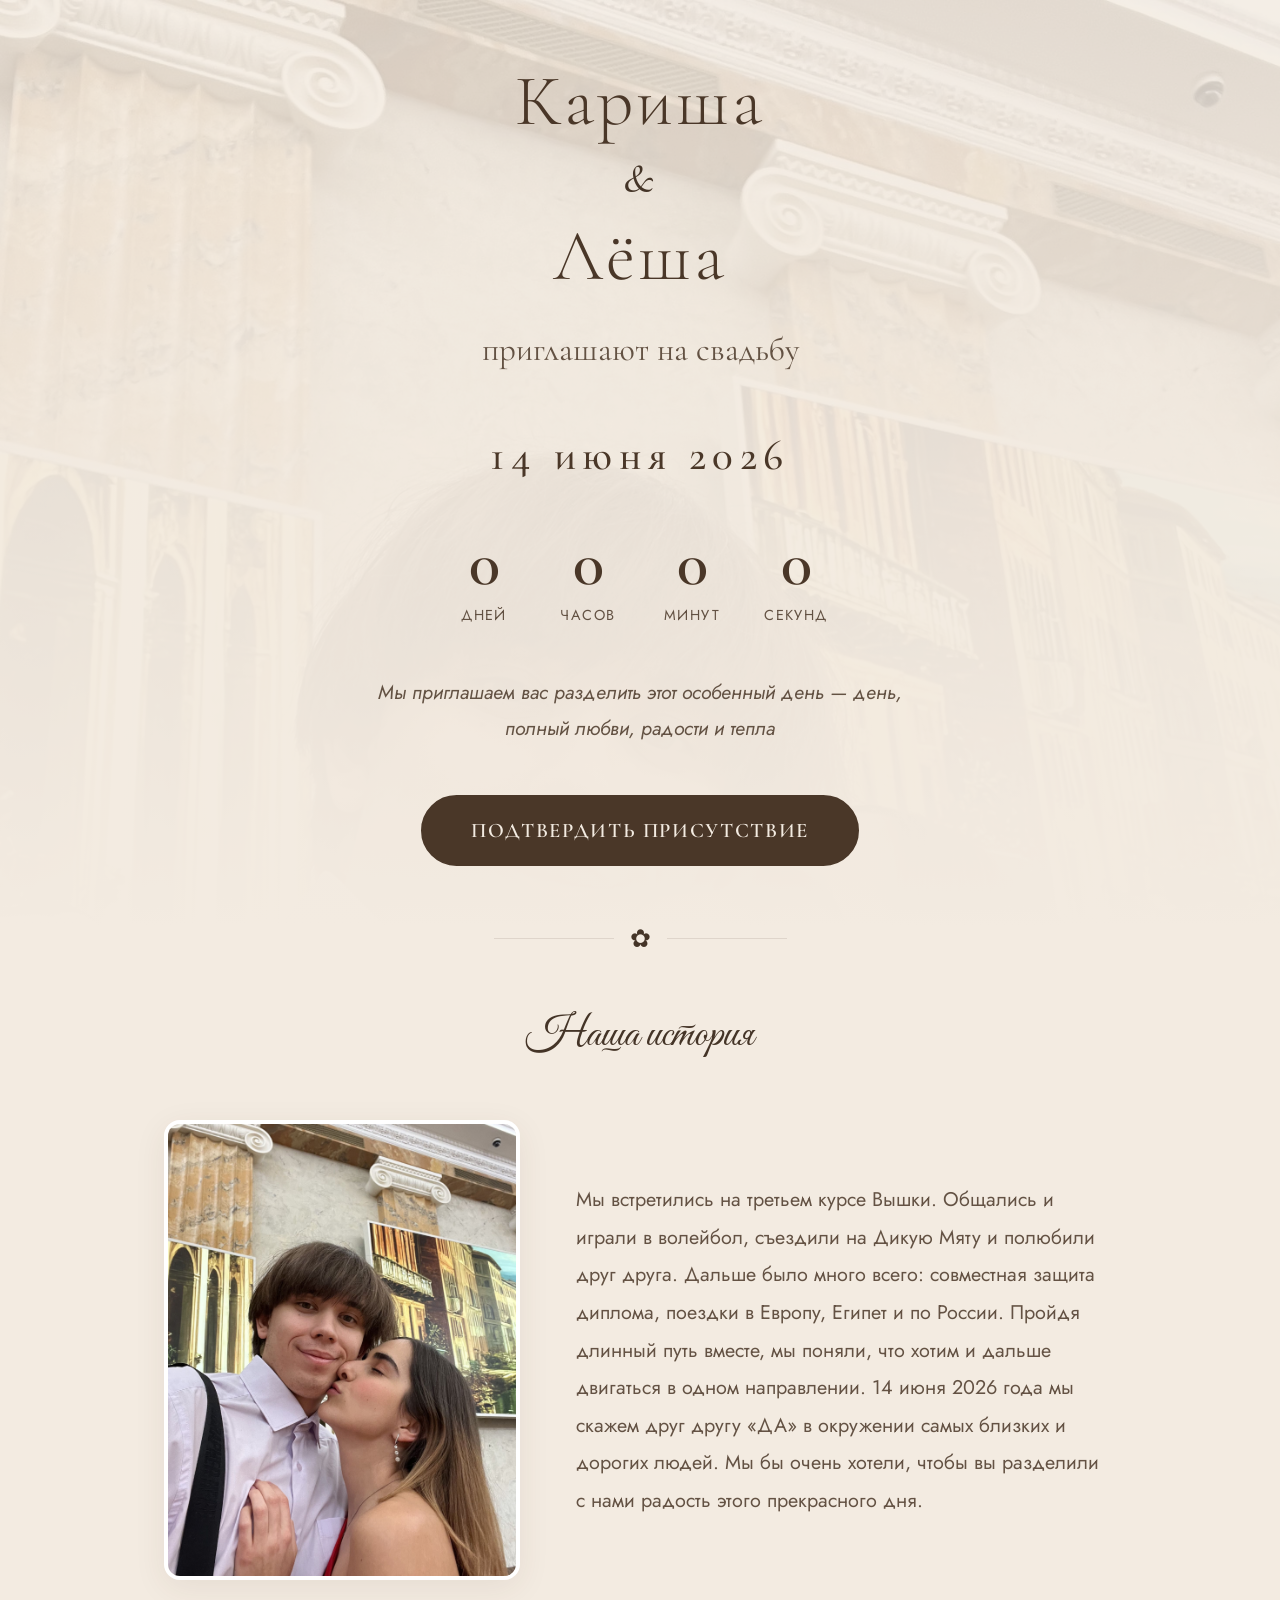
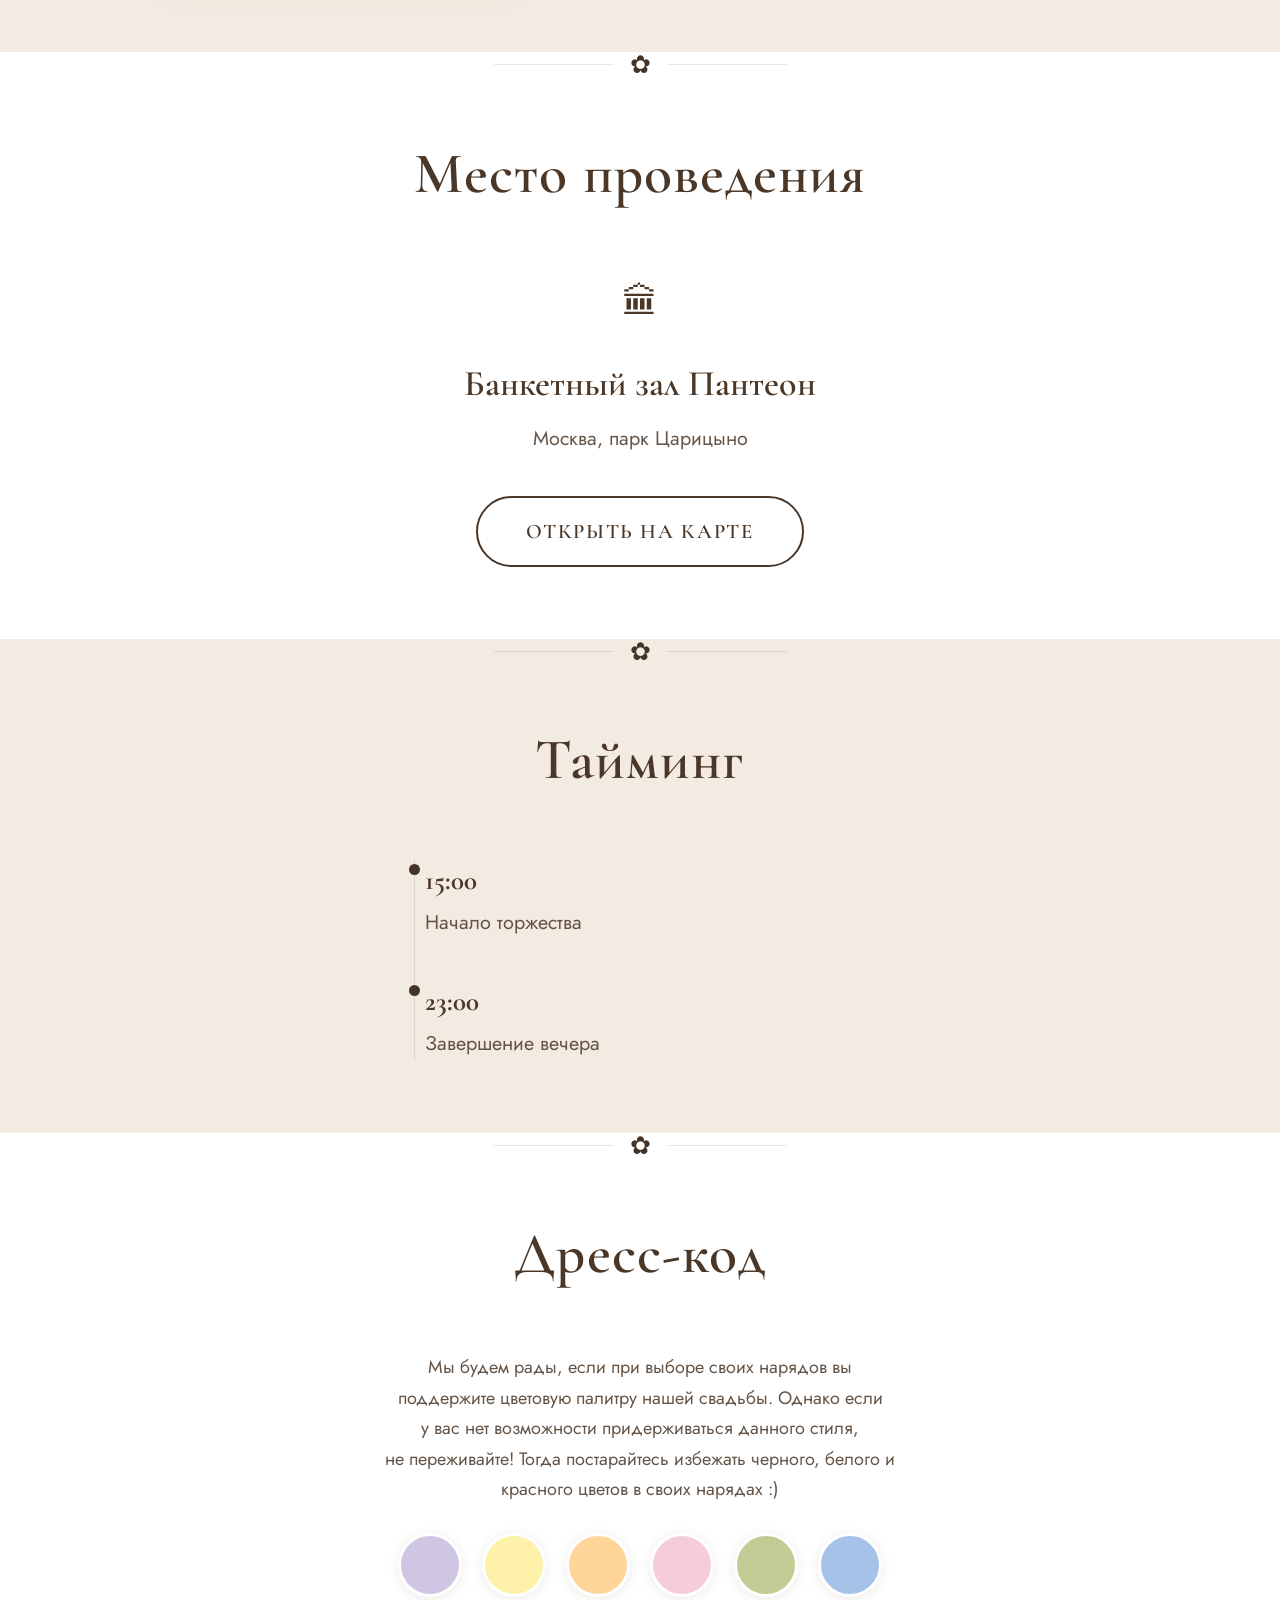
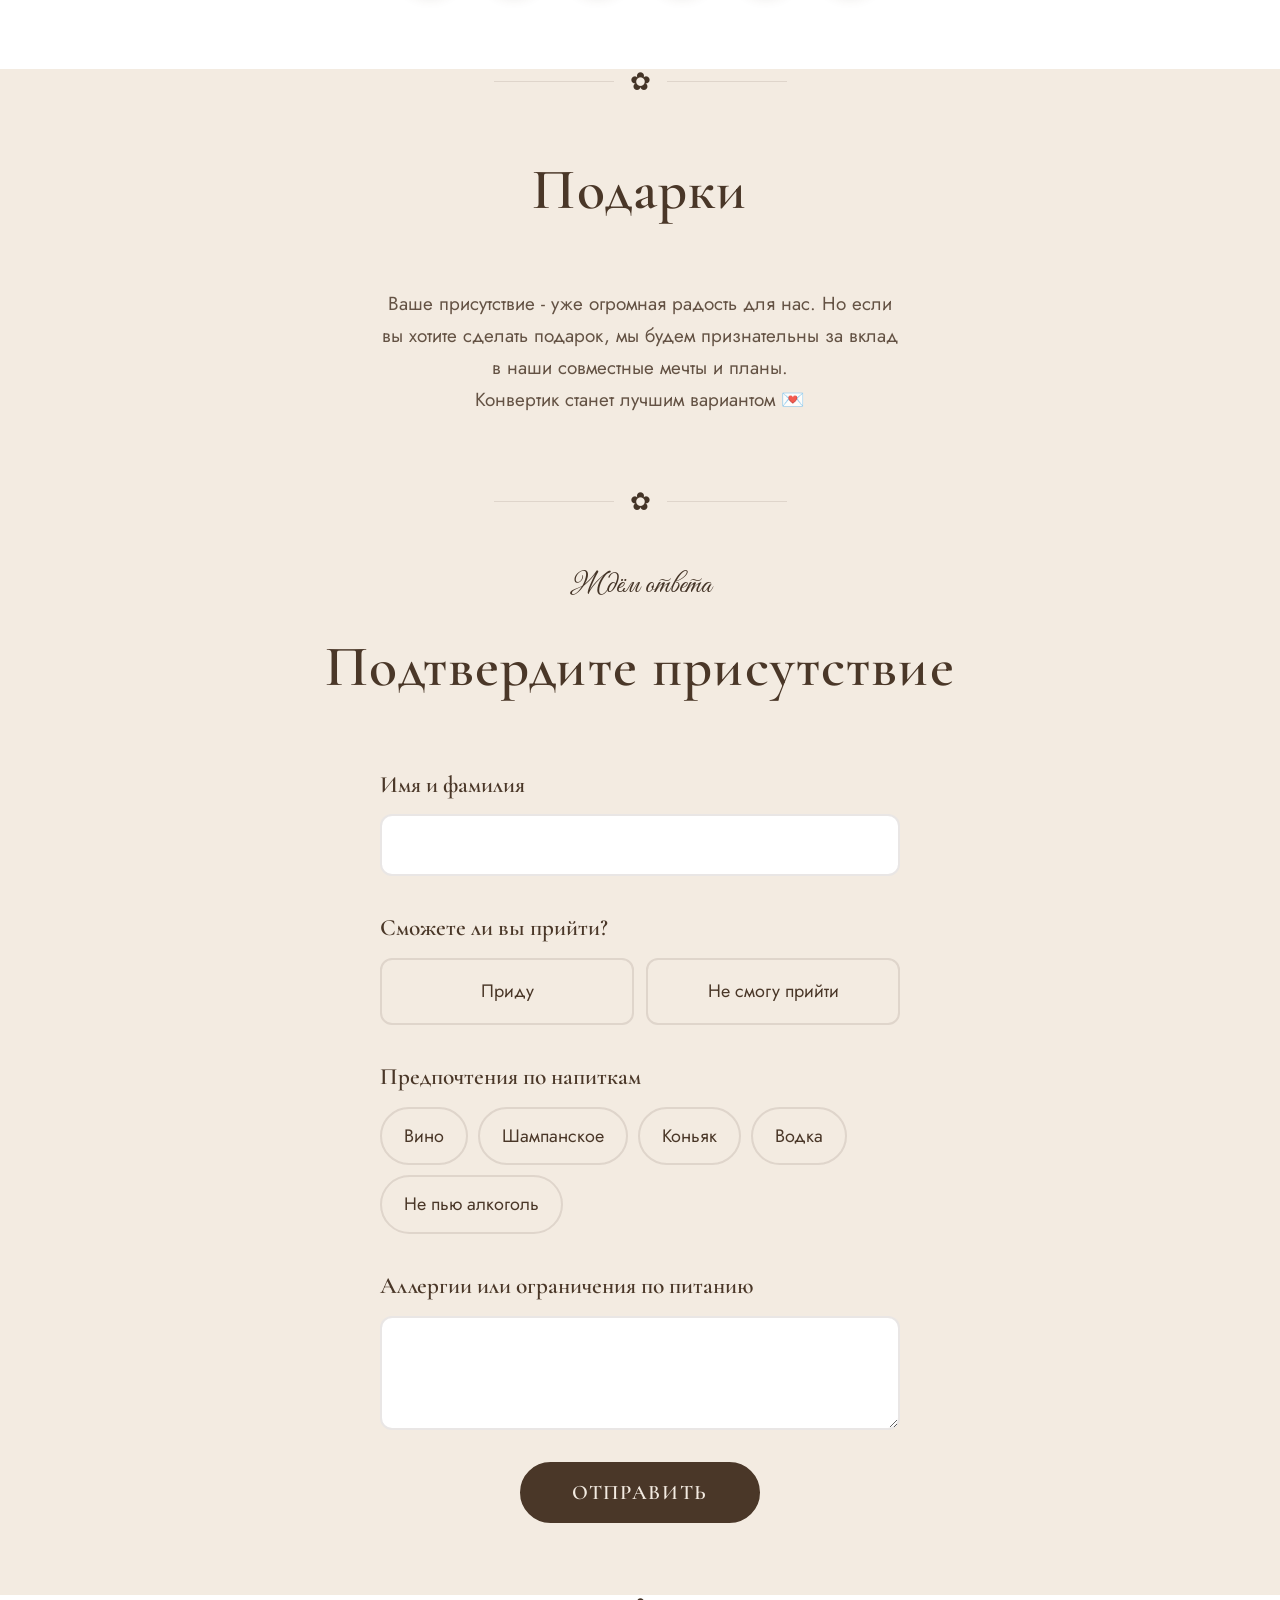
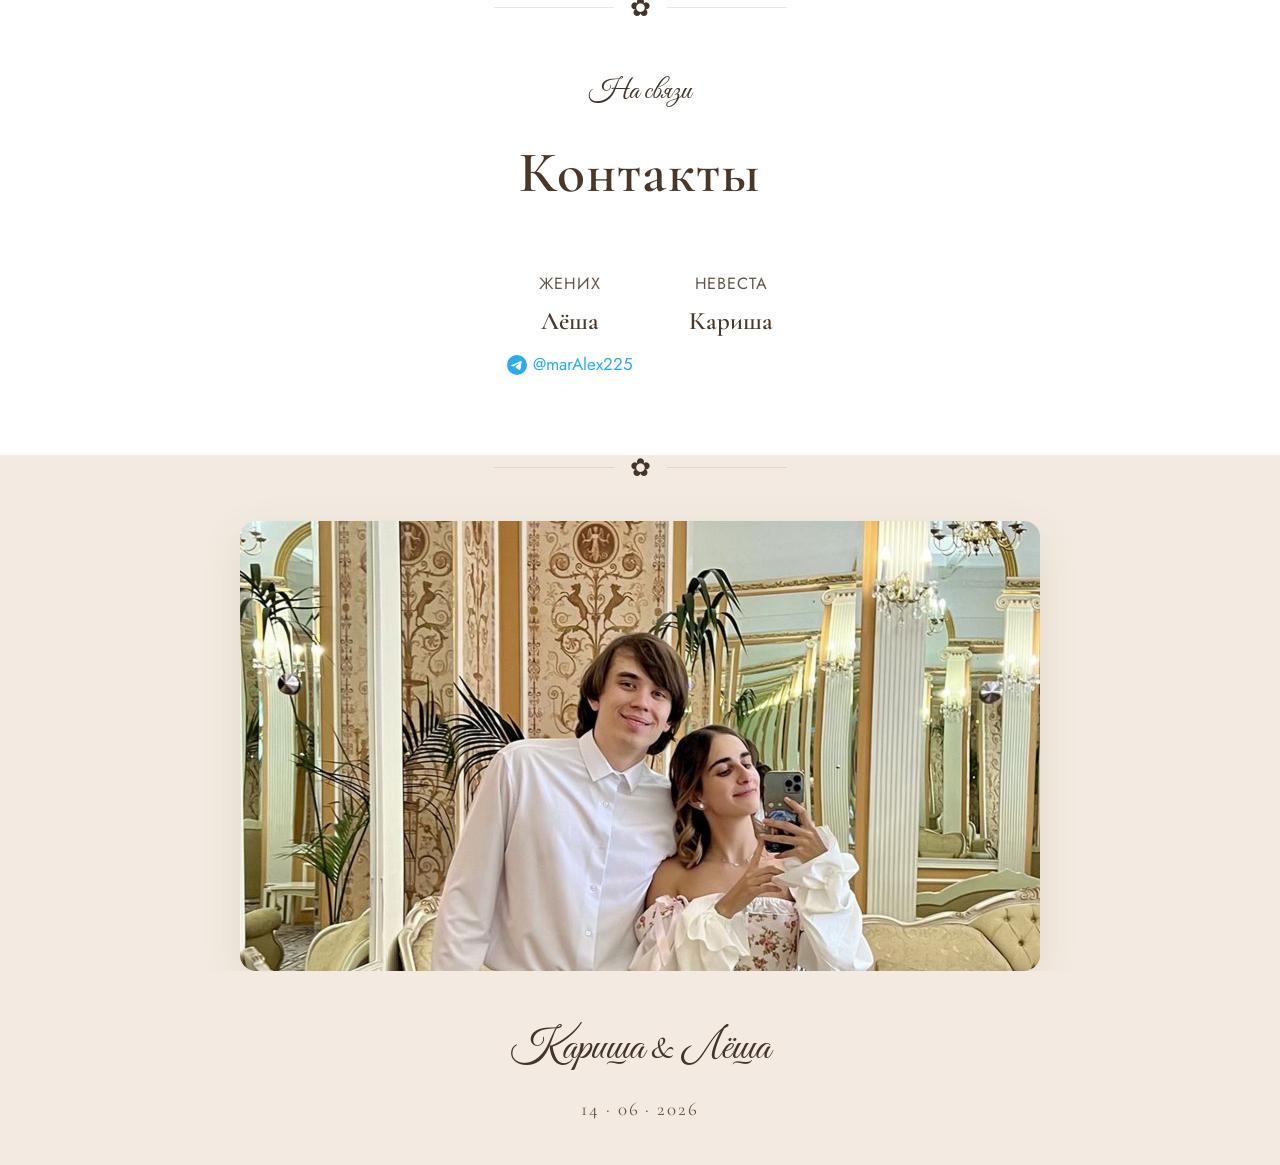
<file: index.html>
<!DOCTYPE html>
<html lang="ru">
<head>
  <meta charset="UTF-8">
  <meta name="viewport" content="width=device-width, initial-scale=1.0">
  <title>Кариша и Лёша — Свадьба 14 июня 2026</title>
  <link rel="icon" href="data:image/svg+xml,<svg xmlns='http://www.w3.org/2000/svg' viewBox='0 0 100 100'><text y='.9em' font-size='90'>💕</text></svg>">
  <meta name="description" content="Приглашение на свадьбу Кариши и Лёши. 14 июня 2026, Москва, парк Царицыно, банкетный зал Пантеон.">

  <!-- Open Graph — превью в WhatsApp, Telegram, VK -->
  <meta property="og:title" content="Кариша & Лёша — Свадьба">
  <meta property="og:description" content="Приглашаем вас на нашу свадьбу! 14 июня 2026, Москва, парк Царицыно, банкетный зал Пантеон.">
  <meta property="og:image" content="assets/photos/og-image.jpg">
  <meta property="og:image:width" content="1200">
  <meta property="og:image:height" content="630">
  <meta property="og:type" content="website">
  <meta property="og:locale" content="ru_RU">

  <!-- Twitter Card -->
  <meta name="twitter:card" content="summary_large_image">
  <meta name="twitter:title" content="Кариша & Лёша — Свадьба">
  <meta name="twitter:description" content="Приглашаем вас на нашу свадьбу! 14 июня 2026, Москва.">
  <meta name="twitter:image" content="assets/photos/og-image.jpg">

  <!-- Тема браузера (мобильные) -->
  <meta name="theme-color" content="#F3EBE1">
  <meta name="apple-mobile-web-app-status-bar-style" content="default">

  <!-- Google Fonts -->
  <link rel="preconnect" href="https://fonts.googleapis.com">
  <link rel="preconnect" href="https://fonts.gstatic.com" crossorigin>
  <link href="https://fonts.googleapis.com/css2?family=Cormorant+Garamond:ital,wght@0,300;0,400;0,500;0,600;0,700;1,300;1,400&family=Great+Vibes&family=Jost:wght@300;400;500&family=Tangerine:wght@400;700&display=swap" rel="stylesheet">

  <!-- Стили -->
  <link rel="stylesheet" href="css/style.css">
</head>
<body>

  <!-- Контейнер для падающих лепестков -->
  <div class="petals" id="petals" aria-hidden="true"></div>

  <!-- ==================== HERO ==================== -->
  <section class="hero" id="hero">
    <!-- <p class="hero__guest-label" id="guest-label">Дорогой гость</p> -->
    <p class="hero__guest-name" id="guest-name" style="display:none;"></p>

    <h1 class="hero__names">
      Кариша
      <span class="hero__ampersand">&amp;</span>
      Лёша
    </h1>

    <p class="hero__subtitle">приглашают на свадьбу</p>

    <p class="hero__date">14 июня 2026</p>

    <!-- Обратный отсчёт -->
    <div class="countdown">
      <div class="countdown__item">
        <span class="countdown__number" id="countdown-days">--</span>
        <span class="countdown__label" id="countdown-days-label">дней</span>
      </div>
      <div class="countdown__item">
        <span class="countdown__number" id="countdown-hours">--</span>
        <span class="countdown__label" id="countdown-hours-label">часов</span>
      </div>
      <div class="countdown__item">
        <span class="countdown__number" id="countdown-mins">--</span>
        <span class="countdown__label" id="countdown-mins-label">минут</span>
      </div>
      <div class="countdown__item">
        <span class="countdown__number" id="countdown-secs">--</span>
        <span class="countdown__label" id="countdown-secs-label">секунд</span>
      </div>
    </div>

    <!-- Персональный текст -->
    <p class="hero__personal-text" id="personal-text"></p>

    <a href="#rsvp" class="btn btn--primary">Подтвердить присутствие</a>
  </section>

  <!-- Разделитель -->
  <div class="divider">
    <span class="divider__ornament">✿</span>
  </div>

  <!-- ==================== О НАС ==================== -->
  <section class="section about reveal" id="about">
    <div class="container">
      <p class="section__label">Наша история</p>
      <h2 class="section__title"></h2>

      <div class="about__content">
        <img
          src="assets/photos/hero.jpg"
          alt="Кариша и Лёша"
          class="about__photo"
          loading="lazy"
          width="1600"
          height="2133"
        >
        <div class="about__text">
          <p>
            Мы встретились на третьем курсе Вышки. Общались и играли в волейбол, съездили на Дикую Мяту и полюбили друг друга. Дальше было много всего: совместная защита диплома, поездки в Европу, Египет и по России. Пройдя длинный путь вместе, мы поняли, что хотим и дальше двигаться в одном направлении.
            14&nbsp;июня 2026&nbsp;года мы скажем друг другу «ДА» в&nbsp;окружении
            самых близких и дорогих людей. Мы бы очень хотели, чтобы вы разделили
            с&nbsp;нами радость этого прекрасного дня.
          </p>
        </div>
      </div>
    </div>
  </section>

  <!-- Разделитель -->
  <div class="divider divider--white">
    <span class="divider__ornament">✿</span>
  </div>

  <!-- ==================== МЕСТО ПРОВЕДЕНИЯ ==================== -->
  <section class="section venue reveal" id="venue">
    <div class="container">
      <!-- <p class="section__label">Где нас найти</p> -->
      <h2 class="section__title">Место проведения</h2>

      <div class="venue__card">
        <div class="venue__icon">🏛</div>
        <h3 class="venue__name">Банкетный зал Пантеон</h3>
        <p class="venue__address">
          Москва, парк Царицыно
        </p>
        <a
          href="https://yandex.com/maps/-/CPvoAIkE"
          target="_blank"
          rel="noopener noreferrer"
          class="btn venue__map-btn"
        >
          Открыть на карте
        </a>
      </div>
    </div>
  </section>

  <!-- Разделитель -->
  <div class="divider">
    <span class="divider__ornament">✿</span>
  </div>

  <!-- ==================== ПРОГРАММА ДНЯ ==================== -->
  <section class="section timeline reveal" id="timeline">
    <div class="container">
      <!-- <p class="section__label">Как пройдёт день</p> -->
      <h2 class="section__title">Тайминг</h2>

      <ul class="timeline__list">
        <li class="timeline__item">
          <span class="timeline__dot"></span>
          <div class="timeline__body">
            <p class="timeline__time">15:00</p>
            <p class="timeline__event">Начало торжества</p>
          </div>
        </li>
        <li class="timeline__item">
          <span class="timeline__dot"></span>
          <div class="timeline__body">
            <p class="timeline__time">23:00</p>
            <p class="timeline__event">Завершение вечера</p>
          </div>
        </li>
      </ul>
    </div>
  </section>

  <!-- Разделитель -->
  <div class="divider divider--white">
    <span class="divider__ornament">✿</span>
  </div>

  <!-- ==================== ДРЕСС-КОД ==================== -->
  <section class="section dresscode reveal" id="dresscode">
    <div class="container">
      <!-- <p class="section__label">Пожелание</p> -->
      <h2 class="section__title">Дресс-код</h2>

      <p class="dresscode__text">
        Мы будем рады, если при выборе своих нарядов вы поддержите цветовую палитру нашей свадьбы.
        Однако если у&nbsp;вас нет возможности придерживаться данного стиля, не&nbsp;переживайте! Тогда постарайтесь избежать черного, белого и красного цветов в своих нарядах :)
      </p>

      <div class="dresscode__palette">
        <div class="dresscode__color" style="background-color: #CFC6E3;" title="Лавандовый"></div>
        <div class="dresscode__color" style="background-color: #FEF2AA;" title="Жёлтый"></div>
        <div class="dresscode__color" style="background-color: #FFD599;" title="Персиковый"></div>
        <div class="dresscode__color" style="background-color: #F5CDD8;" title="Розовый"></div>
        <div class="dresscode__color" style="background-color: #C2CB94;" title="Оливковый"></div>
        <div class="dresscode__color" style="background-color: #A6C2E9;" title="Голубой"></div>
      </div>
    </div>
  </section>

  <!-- Разделитель -->
  <div class="divider">
    <span class="divider__ornament">✿</span>
  </div>

  <!-- ==================== ПОДАРКИ ==================== -->
  <section class="section gifts reveal" id="gifts">
    <div class="container">
      <h2 class="section__title">Подарки</h2>

      <p class="gifts__text">
        Ваше присутствие - уже огромная радость для нас.
        Но если вы хотите сделать подарок, мы будем признательны
        за&nbsp;вклад в&nbsp;наши совместные мечты и&nbsp;планы.
        <br>Конвертик станет лучшим вариантом&nbsp;💌
      </p>
    </div>
  </section>

  <!-- Разделитель -->
  <div class="divider">
    <span class="divider__ornament">✿</span>
  </div>

  <!-- ==================== RSVP ==================== -->
  <section class="section rsvp reveal" id="rsvp">
    <div class="container">
      <p class="section__label">Ждём ответа</p>
      <h2 class="section__title">Подтвердите присутствие</h2>

      <form
        id="rsvp-form"
        class="rsvp__form"
        action="https://formspree.io/f/mpqkpybl"
        method="POST"
      >
        <!-- Скрытое поле — имя гостя из URL -->
        <input type="hidden" name="guest" id="rsvp-guest-name" value="">

        <!-- Имя Фамилия -->
        <div class="form-group">
          <label class="form-group__label" for="rsvp-name">Имя и фамилия</label>
          <input
            type="text"
            id="rsvp-name"
            name="name"
            class="form-input"
            required
          >
        </div>

        <!-- Приду / Не приду -->
        <div class="form-group">
          <label class="form-group__label">Сможете ли вы прийти?</label>
          <div class="radio-group">
            <div class="radio-option">
              <input type="radio" name="attendance" id="attend-yes" value="Приду" required>
              <label for="attend-yes" class="radio-option__label">Приду</label>
            </div>
            <div class="radio-option">
              <input type="radio" name="attendance" id="attend-no" value="Не смогу прийти">
              <label for="attend-no" class="radio-option__label">Не смогу прийти</label>
            </div>
          </div>
        </div>

        <!-- Алкоголь -->
        <div class="form-group">
          <label class="form-group__label">Предпочтения по напиткам</label>
          <div class="checkbox-group">
            <div class="checkbox-option">
              <input type="checkbox" name="drinks" id="drink-wine" value="Вино">
              <label for="drink-wine" class="checkbox-option__label">Вино</label>
            </div>
            <div class="checkbox-option">
              <input type="checkbox" name="drinks" id="drink-champagne" value="Шампанское">
              <label for="drink-champagne" class="checkbox-option__label">Шампанское</label>
            </div>
            <div class="checkbox-option">
              <input type="checkbox" name="drinks" id="drink-cognac" value="Коньяк">
              <label for="drink-cognac" class="checkbox-option__label">Коньяк</label>
            </div>
            <div class="checkbox-option">
              <input type="checkbox" name="drinks" id="drink-vodka" value="Водка">
              <label for="drink-vodka" class="checkbox-option__label">Водка</label>
            </div>
            <div class="checkbox-option">
              <input type="checkbox" name="drinks" id="drink-none" value="Не пью">
              <label for="drink-none" class="checkbox-option__label">Не пью алкоголь</label>
            </div>
          </div>
        </div>

        <!-- Аллергии -->
        <div class="form-group">
          <label class="form-group__label" for="allergies">Аллергии или ограничения по питанию</label>
          <textarea
            id="allergies"
            name="allergies"
            class="form-textarea"
            rows="3"
          ></textarea>
        </div>

        <!-- Кнопка отправки -->
        <button type="submit" class="btn btn--primary rsvp__submit">Отправить</button>
      </form>

      <!-- Сообщение об успехе -->
      <div id="rsvp-success" class="rsvp__success">
        <div class="rsvp__success-icon">💌</div>
        <h3 class="rsvp__success-title">Спасибо!</h3>
        <p class="rsvp__success-text">Мы получили ваш ответ. До встречи на свадьбе!</p>
      </div>
    </div>
  </section>

  <!-- Разделитель -->
  <div class="divider divider--white">
    <span class="divider__ornament">✿</span>
  </div>

  <!-- ==================== КОНТАКТЫ ==================== -->
  <section class="section contacts reveal" id="contacts">
    <div class="container">
      <p class="section__label">На связи</p>
      <h2 class="section__title">Контакты</h2>

      <div class="contacts__list">
        <div class="contacts__item">
          <p class="contacts__role">Жених</p>
          <p class="contacts__name">Лёша</p>
          <a href="https://t.me/marAlex225" target="_blank" rel="noopener noreferrer" class="contacts__telegram">
            <svg width="20" height="20" viewBox="0 0 24 24" fill="currentColor"><path d="M11.944 0A12 12 0 0 0 0 12a12 12 0 0 0 12 12 12 12 0 0 0 12-12A12 12 0 0 0 12 0a12 12 0 0 0-.056 0zm4.962 7.224c.1-.002.321.023.465.14a.506.506 0 0 1 .171.325c.016.093.036.306.02.472-.18 1.898-.962 6.502-1.36 8.627-.168.9-.499 1.201-.82 1.23-.696.065-1.225-.46-1.9-.902-1.056-.693-1.653-1.124-2.678-1.8-1.185-.78-.417-1.21.258-1.91.177-.184 3.247-2.977 3.307-3.23.007-.032.014-.15-.056-.212s-.174-.041-.249-.024c-.106.024-1.793 1.14-5.061 3.345-.479.33-.913.49-1.302.48-.428-.008-1.252-.241-1.865-.44-.752-.245-1.349-.374-1.297-.789.027-.216.325-.437.893-.663 3.498-1.524 5.83-2.529 6.998-3.014 3.332-1.386 4.025-1.627 4.476-1.635z"/></svg>
            @marAlex225
          </a>
        </div>
        <div class="contacts__item">
          <p class="contacts__role">Невеста</p>
          <p class="contacts__name">Кариша</p>
        </div>
      </div>
    </div>
  </section>

  <!-- Разделитель -->
  <div class="divider">
    <span class="divider__ornament">✿</span>
  </div>

  <!-- ==================== ФОТО ПАРЫ ==================== -->
  <section class="section couple-photo reveal" id="couple-photo">
    <div class="container">
      <div class="couple-photo__frame">
        <img
          src="assets/photos/couple-wide.jpg"
          alt="Кариша и Лёша"
          class="couple-photo__img"
          loading="lazy"
        >
      </div>
    </div>
  </section>

  <!-- ==================== FOOTER ==================== -->
  <footer class="footer">
    <p class="footer__names">Кариша <span class="footer__ampersand">&amp;</span> Лёша</p>
    <p class="footer__date">14 · 06 · 2026</p>
  </footer>

  <!-- Скрипты -->
  <script src="js/main.js"></script>
</body>
</html>
</file>
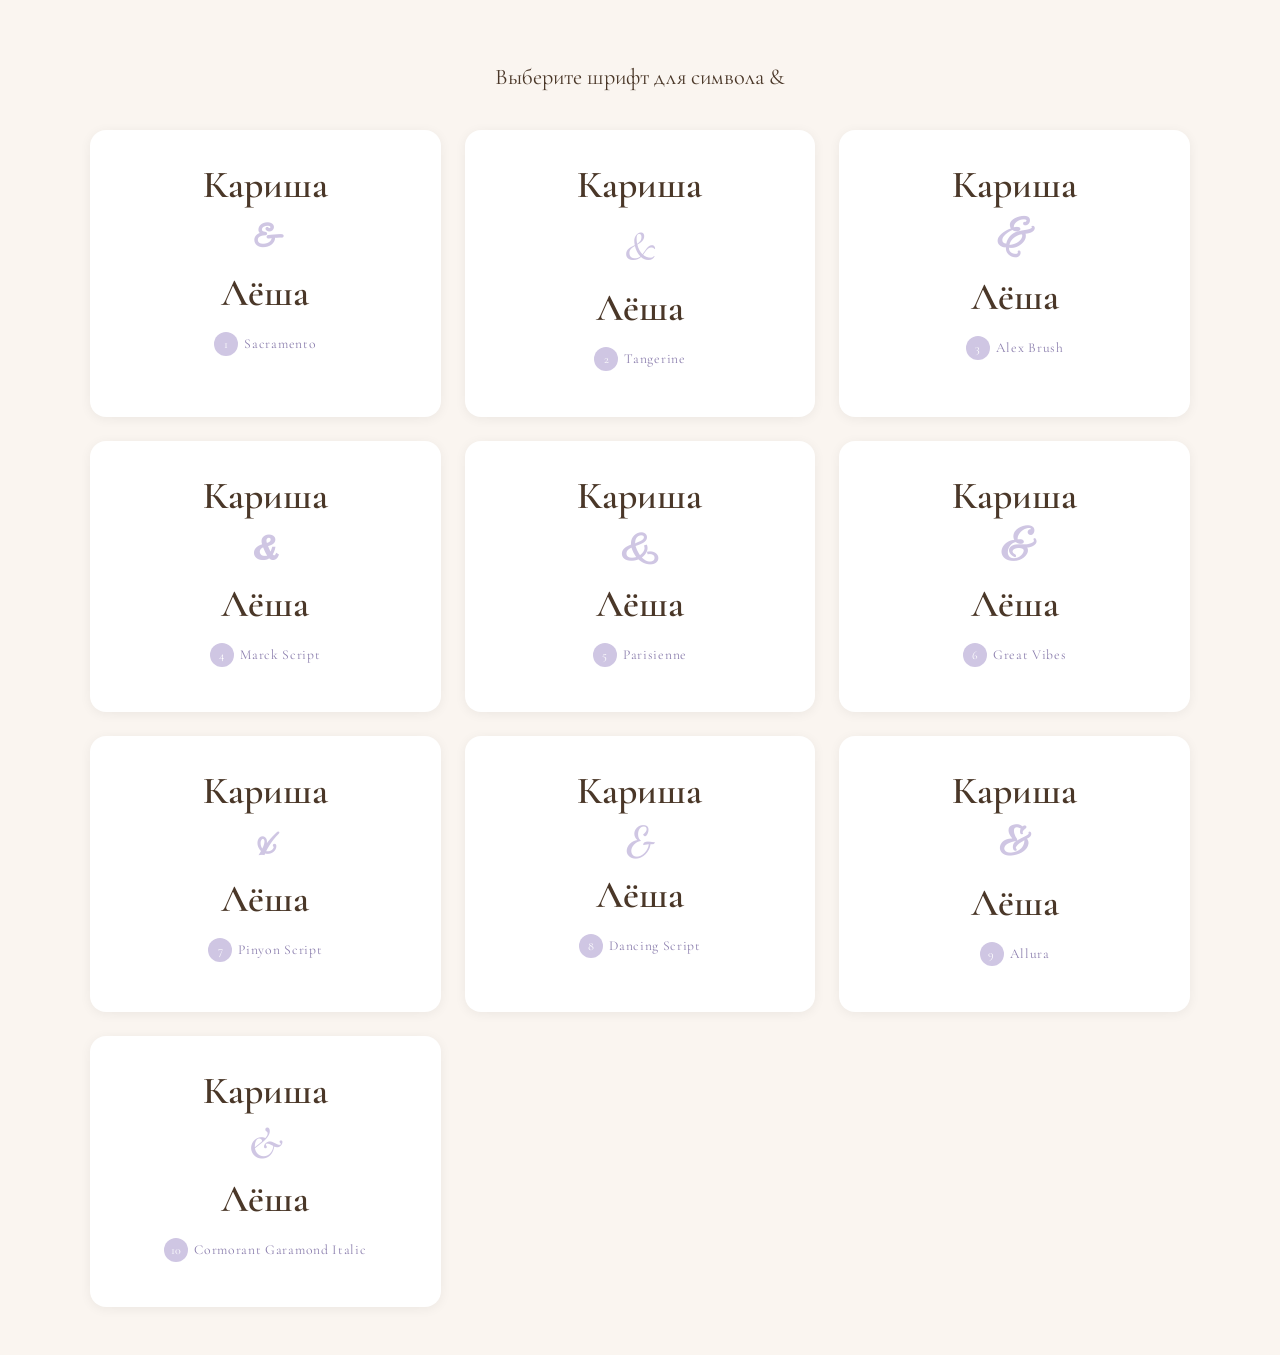
<file: font-test.html>
<!DOCTYPE html>
<html lang="ru">
<head>
  <meta charset="UTF-8">
  <meta name="viewport" content="width=device-width, initial-scale=1.0">
  <title>Выбор шрифта для &</title>
  <link rel="preconnect" href="https://fonts.googleapis.com">
  <link rel="preconnect" href="https://fonts.gstatic.com" crossorigin>
  <link href="https://fonts.googleapis.com/css2?family=Sacramento&family=Tangerine:wght@400;700&family=Alex+Brush&family=Marck+Script&family=Parisienne&family=Great+Vibes&family=Pinyon+Script&family=Dancing+Script:wght@400;700&family=Allura&family=Cormorant+Garamond:ital,wght@1,600&display=swap" rel="stylesheet">
  <style>
    body {
      background: #FAF5F0;
      color: #4A3728;
      font-family: 'Cormorant Garamond', serif;
      display: flex;
      flex-direction: column;
      align-items: center;
      padding: 40px 20px;
      gap: 20px;
    }
    h1 {
      font-size: 1.4rem;
      font-weight: 400;
      margin-bottom: 20px;
    }
    .grid {
      display: grid;
      grid-template-columns: repeat(auto-fit, minmax(260px, 1fr));
      gap: 24px;
      max-width: 1100px;
      width: 100%;
    }
    .card {
      background: #fff;
      border-radius: 16px;
      padding: 32px 20px;
      text-align: center;
      box-shadow: 0 2px 12px rgba(0,0,0,0.06);
    }
    .card__names {
      font-family: 'Cormorant Garamond', serif;
      font-size: 2.4rem;
      font-weight: 600;
      color: #4A3728;
      line-height: 1.2;
    }
    .card__amp {
      color: #CFC6E3;
      display: block;
      margin: 4px 0;
    }
    .card__label {
      margin-top: 16px;
      font-size: 0.85rem;
      color: #8B7EAD;
      letter-spacing: 0.05em;
    }
    .card__num {
      display: inline-block;
      background: #CFC6E3;
      color: #fff;
      width: 24px;
      height: 24px;
      line-height: 24px;
      border-radius: 50%;
      font-size: 0.75rem;
      margin-right: 6px;
    }

    .f1 { font-family: 'Sacramento', cursive; font-size: 2.8rem; }
    .f2 { font-family: 'Tangerine', cursive; font-size: 3.6rem; font-weight: 700; }
    .f3 { font-family: 'Alex Brush', cursive; font-size: 3rem; }
    .f4 { font-family: 'Marck Script', cursive; font-size: 2.8rem; }
    .f5 { font-family: 'Parisienne', cursive; font-size: 2.8rem; }
    .f6 { font-family: 'Great Vibes', cursive; font-size: 2.8rem; }
    .f7 { font-family: 'Pinyon Script', cursive; font-size: 2.8rem; }
    .f8 { font-family: 'Dancing Script', cursive; font-size: 2.6rem; font-weight: 700; }
    .f9 { font-family: 'Allura', cursive; font-size: 3rem; }
    .f10 { font-family: 'Cormorant Garamond', serif; font-style: italic; font-weight: 600; font-size: 2.8rem; }
  </style>
</head>
<body>
  <h1>Выберите шрифт для символа &</h1>
  <div class="grid">

    <div class="card">
      <div class="card__names">Кариша <span class="card__amp f1">&</span> Лёша</div>
      <p class="card__label"><span class="card__num">1</span>Sacramento</p>
    </div>

    <div class="card">
      <div class="card__names">Кариша <span class="card__amp f2">&</span> Лёша</div>
      <p class="card__label"><span class="card__num">2</span>Tangerine</p>
    </div>

    <div class="card">
      <div class="card__names">Кариша <span class="card__amp f3">&</span> Лёша</div>
      <p class="card__label"><span class="card__num">3</span>Alex Brush</p>
    </div>

    <div class="card">
      <div class="card__names">Кариша <span class="card__amp f4">&</span> Лёша</div>
      <p class="card__label"><span class="card__num">4</span>Marck Script</p>
    </div>

    <div class="card">
      <div class="card__names">Кариша <span class="card__amp f5">&</span> Лёша</div>
      <p class="card__label"><span class="card__num">5</span>Parisienne</p>
    </div>

    <div class="card">
      <div class="card__names">Кариша <span class="card__amp f6">&</span> Лёша</div>
      <p class="card__label"><span class="card__num">6</span>Great Vibes</p>
    </div>

    <div class="card">
      <div class="card__names">Кариша <span class="card__amp f7">&</span> Лёша</div>
      <p class="card__label"><span class="card__num">7</span>Pinyon Script</p>
    </div>

    <div class="card">
      <div class="card__names">Кариша <span class="card__amp f8">&</span> Лёша</div>
      <p class="card__label"><span class="card__num">8</span>Dancing Script</p>
    </div>

    <div class="card">
      <div class="card__names">Кариша <span class="card__amp f9">&</span> Лёша</div>
      <p class="card__label"><span class="card__num">9</span>Allura</p>
    </div>

    <div class="card">
      <div class="card__names">Кариша <span class="card__amp f10">&</span> Лёша</div>
      <p class="card__label"><span class="card__num">10</span>Cormorant Garamond Italic</p>
    </div>

  </div>
</body>
</html>
</file>
<file: css/style.css>
/* ============================================
   Свадьба Кариши и Лёши — 14 июня 2026
   Стиль: Bridgerton, English Regency Garden
   ============================================ */

/* --- CSS-переменные --- */
:root {
  --color-lavender: #CFC6E3;
  --color-yellow: #FEF2AA;
  --color-peach: #FFD599;
  --color-pink: #F5CDD8;
  --color-green: #C2CB94;
  --color-blue: #A6C2E9;
  --color-cream: #F3EBE1;
  --color-dark: #4A3728;
  --color-dark-light: rgba(74, 55, 40, 0.85);
  --color-pink-light: rgba(245, 205, 216, 0.2);
  --color-border: rgba(74, 55, 40, 0.12);
  --color-accent: #443427; /* основной акцент — лавандовый */
  --color-accent-dark: #443427; /* тёмный лавандовый — для текстовых лейблов */

  --font-heading: 'Cormorant Garamond', 'Georgia', serif;
  --font-accent: 'Great Vibes', cursive;
  --font-body: 'Jost', sans-serif;

  --section-padding: 40px 0 64px;
  --container-width: 900px;
  --radius: 16px;
}

/* --- Сброс и базовые стили --- */
*,
*::before,
*::after {
  margin: 0;
  padding: 0;
  box-sizing: border-box;
}

html {
  scroll-behavior: smooth;
  font-size: 18px;
}

body {
  font-family: var(--font-body);
  color: var(--color-dark);
  background-color: var(--color-cream);
  line-height: 1.7;
  -webkit-font-smoothing: antialiased;
  overflow-x: hidden;
}

img {
  max-width: 100%;
  height: auto;
  display: block;
}

a {
  color: var(--color-dark);
  text-decoration: none;
}

/* --- Контейнер --- */
.container {
  max-width: var(--container-width);
  margin: 0 auto;
  padding: 0 24px;
}

/* --- Общие стили секций --- */
.section {
  padding: var(--section-padding);
}

.section__label {
  font-family: var(--font-accent);
  font-size: 1.6rem;
  color: var(--color-accent-dark);
  text-align: center;
  margin-bottom: 8px;
}

.section__title {
  font-family: var(--font-heading);
  font-size: 2.6rem;
  font-weight: 600;
  text-align: center;
  margin-bottom: 48px;
  letter-spacing: 0.02em;
}

/* Декоративный разделитель */
.divider {
  display: flex;
  align-items: center;
  justify-content: center;
  gap: 16px;
  padding: 0 24px;
  background: var(--color-cream);
}

.divider--white {
  background: white;
}

.divider::before,
.divider::after {
  content: '';
  flex: 1;
  max-width: 120px;
  height: 1px;
  background: var(--color-border);
}

.divider__ornament {
  font-size: 1.4rem;
  color: var(--color-accent);
  line-height: 1;
}

/* ============================================
   HERO — Главный экран
   ============================================ */
.hero {
  min-height: 100vh;
  min-height: 100dvh;
  display: flex;
  flex-direction: column;
  align-items: center;
  justify-content: center;
  text-align: center;
  padding: 60px 24px;
  position: relative;
  background:
    linear-gradient(
      180deg,
      rgba(243, 235, 225, 0.55) 0%,
      rgba(243, 235, 225, 0.85) 50%,
      var(--color-cream) 100%
    ),
    url('../assets/photos/hero.jpg') center top / cover no-repeat;
}

/* Полупрозрачный оверлей для читаемости текста поверх фото */
.hero::before {
  content: '';
  position: absolute;
  inset: 0;
  background: rgba(243, 235, 225, 0.6);
  z-index: 0;
}

/* Контент hero поверх оверлея */
.hero > * {
  position: relative;
  z-index: 1;
}

.hero__guest-label {
  font-family: var(--font-accent);
  font-size: 1.5rem;
  color: var(--color-accent-dark);
  margin-bottom: 12px;
}

.hero__guest-name {
  font-family: var(--font-heading);
  font-size: 1.8rem;
  font-weight: 600;
  margin-bottom: 32px;
}

.hero__names {
  font-family: var(--font-heading);
  font-size: clamp(40px, 9vw, 72px);
  font-weight: 300;
  line-height: 1.15;
  letter-spacing: 0.04em;
  margin-bottom: 8px;
}

.hero__ampersand {
  font-family: 'Tangerine', cursive; font-weight: 700;
  font-size: clamp(36px, 7vw, 56px);
  color: var(--color-accent);
  display: block;
  margin: 4px 0;
}

.hero__subtitle {
  font-family: var(--font-heading);
  font-size: 1.65rem;
  color: var(--color-dark-light);
  margin-top: 16px;
  margin-bottom: 40px;
}

.hero__date {
  font-family: var(--font-heading);
  font-size: 2.4rem;
  font-weight: 500;
  letter-spacing: 0.15em;
  /* text-transform: uppercase; */
  margin-bottom: 40px;
}

/* Таймер обратного отсчёта */
.countdown {
  display: flex;
  justify-content: center;
  gap: 24px;
  margin-bottom: 48px;
}

.countdown__item {
  display: flex;
  flex-direction: column;
  align-items: center;
  min-width: 64px;
}

.countdown__number {
  font-family: var(--font-heading);
  font-size: 3rem;
  font-weight: 600;
  line-height: 1;
  color: var(--color-dark);
}

.countdown__label {
  font-family: var(--font-body);
  font-size: 0.8rem;
  letter-spacing: 0.1em;
  text-transform: uppercase;
  color: var(--color-dark-light);
  margin-top: 6px;
}

/* Персонализированный текст */
.hero__personal-text {
  font-family: var(--font-body);
  font-size: 1.1rem;
  font-style: italic;
  color: var(--color-dark-light);
  max-width: 560px;
  margin: 0 auto 48px;
  line-height: 1.8;
}

/* Кнопка CTA */
.btn {
  display: inline-block;
  font-family: var(--font-heading);
  font-size: 1.15rem;
  font-weight: 600;
  letter-spacing: 0.08em;
  text-transform: uppercase;
  padding: 16px 48px;
  border: 2px solid var(--color-dark);
  border-radius: 50px;
  background: transparent;
  color: var(--color-dark);
  cursor: pointer;
  transition: background 0.3s, color 0.3s;
}

.btn:hover {
  background: var(--color-dark);
  color: var(--color-cream);
}

.btn--primary {
  background: var(--color-dark);
  color: var(--color-cream);
}

.btn--primary:hover {
  background: transparent;
  color: var(--color-dark);
}

/* ============================================
   О НАС — Фото пары
   ============================================ */
.about {
  background: var(--color-cream);
}

.about .section__label {
  font-size: 2.4rem;
}

.about__content {
  display: flex;
  flex-direction: column;
  align-items: center;
  gap: 40px;
}

.about__photo {
  width: 280px;
  height: 380px;
  border-radius: var(--radius);
  object-fit: cover;
  border: 4px solid white;
  box-shadow: 0 8px 32px rgba(74, 55, 40, 0.08);
}

.about__text {
  text-align: center;
  max-width: 540px;
}

.about__text p {
  font-size: 1.1rem;
  line-height: 1.9;
  color: var(--color-dark-light);
}

/* ============================================
   МЕСТО ПРОВЕДЕНИЯ
   ============================================ */
.venue {
  background: white;
}

.venue__card {
  text-align: center;
  max-width: 600px;
  margin: 0 auto;
}

.venue__icon {
  font-size: 2rem;
  margin-bottom: 20px;
}

.venue__name {
  font-family: var(--font-heading);
  font-size: 2rem;
  font-weight: 600;
  margin-bottom: 8px;
}

.venue__address {
  font-size: 1.1rem;
  color: var(--color-dark-light);
  margin-bottom: 32px;
  line-height: 1.7;
}

.venue__map-btn {
  margin-top: 8px;
}

/* ============================================
   ПРОГРАММА ДНЯ
   ============================================ */
.timeline {
  background: var(--color-cream);
}

.timeline__list {
  list-style: none;
  max-width: 500px;
  margin: 0 auto;
  position: relative;
}

/* Вертикальная линия */
.timeline__list::before {
  content: '';
  position: absolute;
  top: 0;
  bottom: 0;
  left: 24px;
  width: 1px;
  background: var(--color-border);
}

.timeline__item {
  display: flex;
  align-items: flex-start;
  gap: 24px;
  padding-bottom: 40px;
  position: relative;
}

.timeline__item:last-child {
  padding-bottom: 0;
}

/* Точка на линии */
.timeline__dot {
  width: 11px;
  height: 11px;
  min-width: 11px;
  border-radius: 50%;
  background: var(--color-accent);
  margin-top: 6px;
  position: relative;
  left: 19px;
  z-index: 1;
}

.timeline__body {
  flex: 1;
}

.timeline__time {
  font-family: var(--font-heading);
  font-size: 1.5rem;
  font-weight: 700;
  margin-bottom: 2px;
}

.timeline__event {
  font-size: 1.1rem;
  color: var(--color-dark-light);
}

/* ============================================
   ФОТО ПАРЫ — между программой и дресс-кодом
   ============================================ */
.couple-photo {
  padding: 40px 0 0;
}

.couple-photo__frame {
  max-width: 800px;
  margin: 0 auto;
}

.couple-photo__img {
  width: 100%;
  height: auto;
  border-radius: var(--radius);
  box-shadow: 0 12px 40px rgba(74, 55, 40, 0.1);
  object-fit: cover;
}

@media (min-width: 768px) {
  .couple-photo__frame {
    max-width: 700px;
  }
}

@media (min-width: 1200px) {
  .couple-photo__frame {
    max-width: 800px;
  }
}

/* ============================================
   ДРЕСС-КОД
   ============================================ */
.dresscode {
  background: white;
}

.dresscode__text {
  text-align: center;
  max-width: 520px;
  margin: 0 auto 28px;
  font-size: 1rem;
  line-height: 1.7;
  color: var(--color-dark-light);
}

.dresscode__palette {
  display: flex;
  justify-content: center;
  gap: 20px;
  flex-wrap: nowrap;
}

.dresscode__color {
  width: 56px;
  height: 56px;
  border-radius: 50%;
  border: 3px solid white;
  box-shadow: 0 2px 12px rgba(74, 55, 40, 0.1);
}

/* ============================================
   ПОДАРКИ
   ============================================ */
.gifts {
  background: var(--color-cream);
}

.gifts__text {
  text-align: center;
  max-width: 520px;
  margin: 0 auto;
  font-size: 1.05rem;
  line-height: 1.7;
  color: var(--color-dark-light);
}

/* ============================================
   RSVP — Форма подтверждения
   ============================================ */
.rsvp {
  background: var(--color-cream);
}

.rsvp__form {
  max-width: 520px;
  margin: 0 auto;
  display: flex;
  flex-direction: column;
  gap: 32px;
}

.form-group {
  display: flex;
  flex-direction: column;
  gap: 10px;
}

.form-group__label {
  font-family: var(--font-heading);
  font-size: 1.3rem;
  font-weight: 600;
}

/* Радио-кнопки */
.radio-group {
  display: flex;
  gap: 12px;
}

.radio-option {
  flex: 1;
  position: relative;
}

.radio-option input[type="radio"] {
  position: absolute;
  opacity: 0;
  width: 0;
  height: 0;
}

.radio-option__label {
  display: flex;
  align-items: center;
  justify-content: center;
  padding: 16px 18px;
  border: 2px solid var(--color-border);
  border-radius: 12px;
  font-family: var(--font-body);
  font-size: 1rem;
  cursor: pointer;
  transition: border-color 0.25s, background 0.25s;
  text-align: center;
}

.radio-option input[type="radio"]:checked + .radio-option__label {
  border-color: var(--color-accent);
  background: rgba(207, 198, 227, 0.2);
}

.radio-option__label:hover {
  border-color: var(--color-accent);
}

/* Чекбоксы */
.checkbox-group {
  display: flex;
  flex-wrap: wrap;
  gap: 10px;
}

.checkbox-option {
  position: relative;
}

.checkbox-option input[type="checkbox"] {
  position: absolute;
  opacity: 0;
  width: 0;
  height: 0;
}

.checkbox-option__label {
  display: inline-flex;
  align-items: center;
  padding: 12px 22px;
  border: 2px solid var(--color-border);
  border-radius: 50px;
  font-family: var(--font-body);
  font-size: 1rem;
  cursor: pointer;
  transition: border-color 0.25s, background 0.25s;
}

.checkbox-option input[type="checkbox"]:checked + .checkbox-option__label {
  border-color: var(--color-accent);
  background: rgba(207, 198, 227, 0.2);
}

.checkbox-option__label:hover {
  border-color: var(--color-accent);
}

/* Текстовое поле */
.form-input {
  font-family: var(--font-body);
  font-size: 1rem;
  padding: 16px 18px;
  border: 2px solid var(--color-border);
  border-radius: 12px;
  background: white;
  color: var(--color-dark);
  width: 100%;
  outline: none;
  transition: border-color 0.25s;
}

.form-input:focus {
  border-color: var(--color-accent);
}

.form-textarea {
  font-family: var(--font-body);
  font-size: 1rem;
  padding: 16px 18px;
  border: 2px solid var(--color-border);
  border-radius: 12px;
  background: white;
  color: var(--color-dark);
  resize: vertical;
  min-height: 80px;
  outline: none;
  transition: border-color 0.25s;
}

.form-textarea:focus {
  border-color: var(--color-accent);
}

.form-textarea::placeholder {
  color: rgba(74, 55, 40, 0.35);
}

/* Кнопка отправки */
.rsvp__submit {
  align-self: center;
  min-width: 240px;
}

/* Сообщение об успешной отправке */
.rsvp__success {
  display: none;
  text-align: center;
  padding: 40px 20px;
}

.rsvp__success.is-visible {
  display: block;
}

.rsvp__success-icon {
  font-size: 3rem;
  margin-bottom: 16px;
}

.rsvp__success-title {
  font-family: var(--font-heading);
  font-size: 2rem;
  font-weight: 600;
  margin-bottom: 8px;
}

.rsvp__success-text {
  color: var(--color-dark-light);
  font-size: 1.1rem;
}

/* ============================================
   КОНТАКТЫ
   ============================================ */
.contacts {
  background: white;
}

.contacts__list {
  text-align: center;
  display: flex;
  flex-direction: column;
  gap: 24px;
}

.contacts__item {
  line-height: 1.6;
}

.contacts__name {
  font-family: var(--font-heading);
  font-size: 1.4rem;
  font-weight: 600;
  margin-bottom: 2px;
}

.contacts__telegram {
  display: inline-flex;
  align-items: center;
  gap: 6px;
  margin-top: 8px;
  font-size: 0.95rem;
  color: #2AABEE;
  text-decoration: none;
  transition: opacity 0.2s;
}

.contacts__telegram:hover {
  opacity: 0.7;
}

.contacts__role {
  font-size: 0.9rem;
  color: var(--color-dark-light);
  letter-spacing: 0.05em;
  text-transform: uppercase;
  margin-bottom: 4px;
}

.contacts__phone {
  font-size: 1.1rem;
  color: var(--color-dark);
}

.contacts__phone a {
  border-bottom: 1px solid var(--color-border);
  transition: border-color 0.25s;
}

.contacts__phone a:hover {
  border-color: var(--color-accent);
}

/* ============================================
   FOOTER
   ============================================ */
.footer {
  text-align: center;
  padding: 40px 24px;
  background: var(--color-cream);
}

.footer__names {
  font-family: var(--font-accent);
  font-size: 2.4rem;
  color: var(--color-accent);
  margin-bottom: 8px;
}

.footer__ampersand {
  font-family: 'Tangerine', cursive; font-weight: 700;
}

.footer__date {
  font-family: var(--font-heading);
  font-size: 1.05rem;
  letter-spacing: 0.1em;
  color: var(--color-dark-light);
}

/* ============================================
   АНИМАЦИИ — Падающие лепестки
   ============================================ */
.petals {
  position: fixed;
  top: 0;
  left: 0;
  width: 100%;
  height: 100%;
  pointer-events: none;
  z-index: 9999;
  overflow: hidden;
}

.petal {
  position: absolute;
  top: -40px;
  width: 18px;
  height: 18px;
  border-radius: 50% 0 50% 50%;
  opacity: 0.6;
  animation: petalFall linear forwards;
  will-change: transform;
}

@keyframes petalFall {
  0% {
    transform: translateY(0) rotate(0deg) translateX(0);
    opacity: 0.7;
  }
  10% {
    opacity: 0.7;
  }
  90% {
    opacity: 0.5;
  }
  100% {
    transform: translateY(110vh) rotate(720deg) translateX(80px);
    opacity: 0;
  }
}

/* ============================================
   АНИМАЦИИ — Появление секций при скролле
   ============================================ */
.reveal > .container {
  opacity: 0;
  transition: opacity 0.8s ease;
}

.reveal.is-visible > .container {
  opacity: 1;
}

/* Задержки для каскадного появления дочерних элементов */
.reveal-child {
  opacity: 0;
  transition: opacity 0.6s ease;
}

.reveal-child.is-visible {
  opacity: 1;
}

/* ============================================
   АДАПТИВНОСТЬ
   ============================================ */

/* Дресс-код: сетка 3×2 на узких экранах */
@media (max-width: 500px) {
  .dresscode__palette {
    display: grid;
    grid-template-columns: repeat(3, 1fr);
    justify-items: center;
    gap: 14px;
    max-width: 240px;
    margin: 0 auto;
  }

  .dresscode__color {
    width: 46px;
    height: 46px;
  }
}

/* Маленькие мобильные (375px и меньше) */
@media (max-width: 400px) {
  html {
    font-size: 16px;
  }

  :root {
    --section-padding: 28px 0 48px;
  }

  .container {
    padding: 0 16px;
  }

  .hero {
    padding: 48px 16px;
  }

  .hero__guest-name {
    font-size: 1.5rem;
  }

  .hero__subtitle {
    font-size: 1.35rem;
    margin-bottom: 28px;
  }

  .hero__date {
    font-size: 1.2rem;
    margin-bottom: 28px;
  }

  .hero__personal-text {
    font-size: 1rem;
    margin-bottom: 36px;
  }

  .countdown {
    gap: 12px;
    margin-bottom: 32px;
  }

  .countdown__item {
    min-width: 54px;
  }

  .countdown__number {
    font-size: 2.4rem;
  }

  .countdown__label {
    font-size: 0.7rem;
  }

  .section__title {
    font-size: 2.1rem;
    margin-bottom: 32px;
  }

  .section__label {
    font-size: 1.4rem;
  }

  .btn {
    padding: 14px 32px;
    font-size: 1rem;
  }

  .about__photo {
    width: 240px;
    height: 320px;
  }

  .venue__name {
    font-size: 1.6rem;
  }

  .timeline__list::before {
    left: 18px;
  }

  .timeline__dot {
    left: 13px;
  }

  .timeline__item {
    gap: 18px;
    padding-bottom: 28px;
  }

  .timeline__time {
    font-size: 1.25rem;
  }

  .timeline__event {
    font-size: 1rem;
  }

  .radio-option__label {
    padding: 14px 12px;
    font-size: 0.95rem;
  }

  .checkbox-option__label {
    padding: 10px 16px;
    font-size: 0.95rem;
  }

  .rsvp__submit {
    min-width: 200px;
  }

  .footer__names {
    font-size: 1.8rem;
  }
}

/* Планшеты 768px+ */
@media (min-width: 768px) {
  .section__title {
    font-size: 3.2rem;
  }

  .hero__subtitle {
    font-size: 1.85rem;
  }

  .countdown {
    gap: 40px;
  }

  .countdown__number {
    font-size: 3.6rem;
  }

  .about__content {
    flex-direction: row;
    gap: 56px;
    align-items: center;
  }

  .about__photo {
    width: 320px;
    height: 420px;
  }

  .about__text {
    text-align: left;
  }

  .dresscode__color {
    width: 64px;
    height: 64px;
  }

  .contacts__list {
    flex-direction: row;
    justify-content: center;
    gap: 56px;
  }
}

/* Отключение анимаций при prefers-reduced-motion */
@media (prefers-reduced-motion: reduce) {
  .petal {
    animation: none;
    display: none;
  }

  .reveal > .container {
    opacity: 1;
    transition: none;
  }

  .reveal-child {
    opacity: 1;
    transform: none;
    transition: none;
  }

  html {
    scroll-behavior: auto;
  }
}

/* Десктоп 1200px+ */
@media (min-width: 1200px) {
  :root {
    --section-padding: 48px 0 72px;
    --container-width: 1000px;
  }

  .about__photo {
    width: 360px;
    height: 460px;
  }
}
</file>
